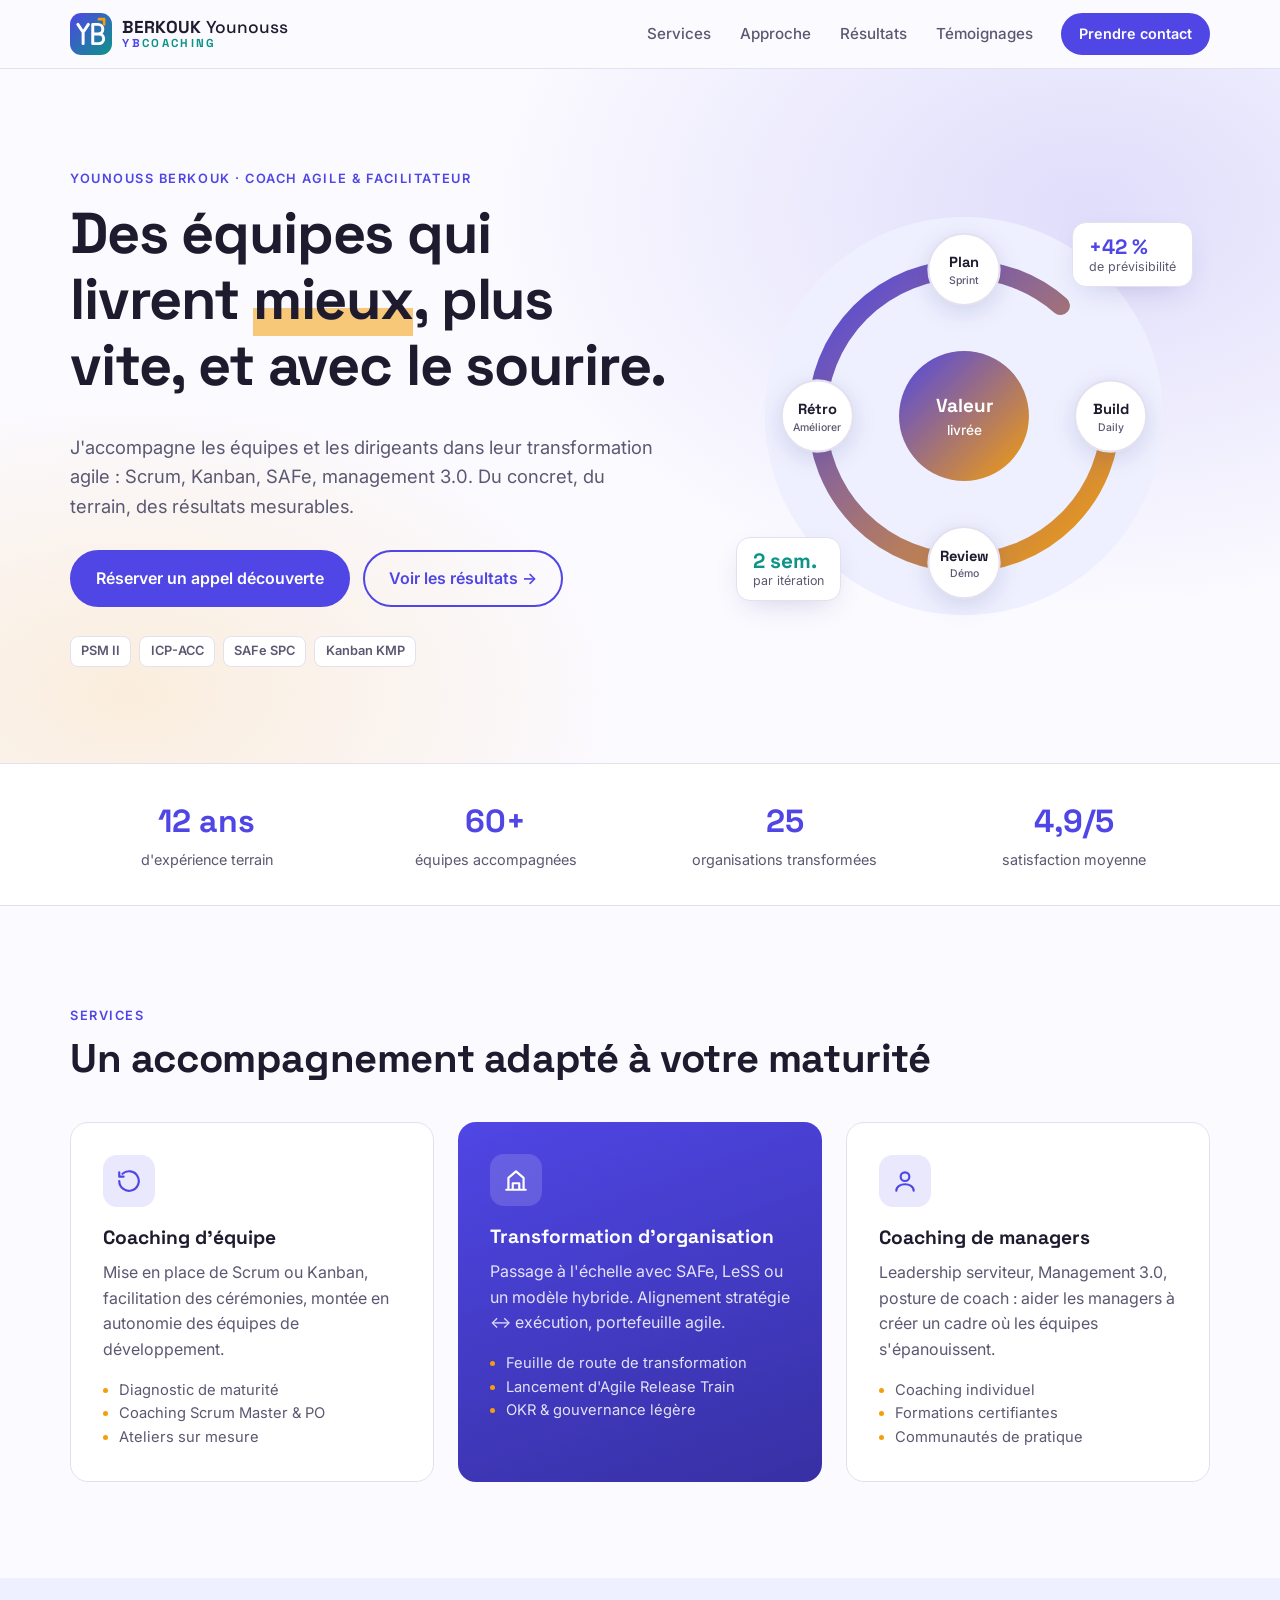
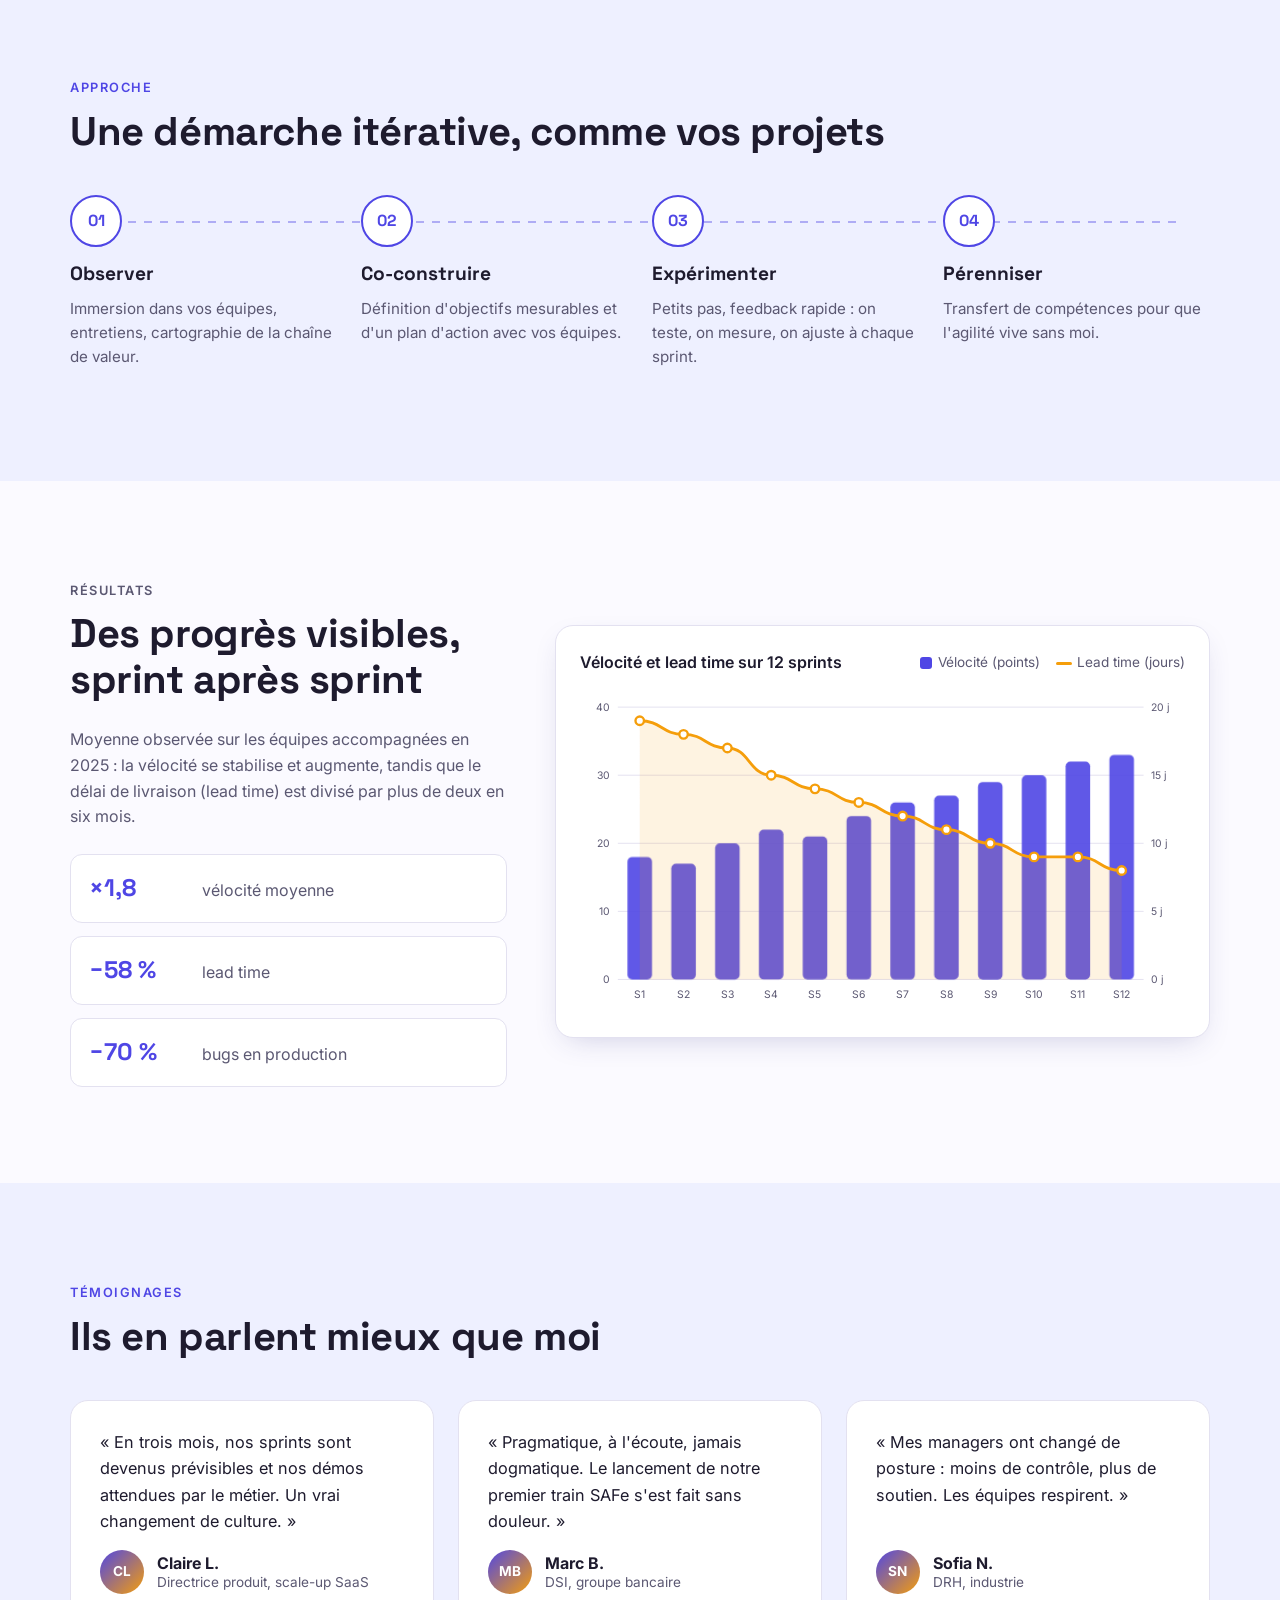
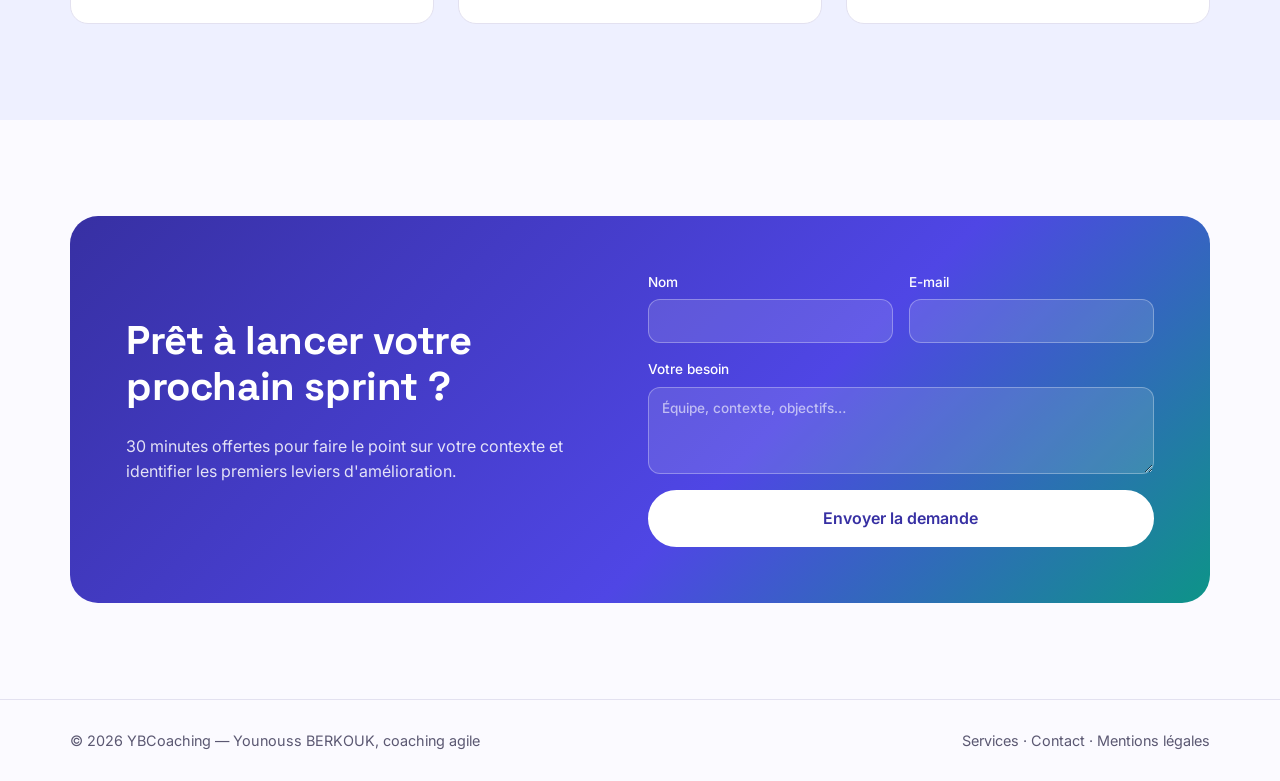
<file: index.html>
<!doctype html>
<html lang="fr">
<head>
  <meta charset="utf-8">
  <meta name="viewport" content="width=device-width, initial-scale=1">
  <title>YBCoaching — Younouss BERKOUK, Coach Agile</title>
  <meta name="description" content="Younouss BERKOUK (YBCoaching), coach agile certifié : accompagnement Scrum, Kanban, SAFe et transformation agile pour des équipes plus autonomes, plus rapides et plus sereines.">
  <link rel="preconnect" href="https://fonts.googleapis.com">
  <link rel="preconnect" href="https://fonts.gstatic.com" crossorigin>
  <link href="https://fonts.googleapis.com/css2?family=Inter:wght@400;500;600;700&family=Space+Grotesk:wght@500;700&display=swap" rel="stylesheet">
  <link rel="icon" href="assets/favicon.svg" type="image/svg+xml">
  <link rel="stylesheet" href="style.css">
</head>
<body>

  <!-- Navigation -->
  <header class="nav" id="top">
    <div class="container nav__inner">
      <a href="#top" class="logo" aria-label="BERKOUK Younouss — YBCoaching, accueil">
        <svg class="logo__mark" viewBox="0 0 48 48" width="42" height="42" aria-hidden="true">
          <defs>
            <linearGradient id="yb-grad" x1="0" y1="0" x2="1" y2="1">
              <stop offset="0" stop-color="var(--primary)"/>
              <stop offset="1" stop-color="var(--teal)"/>
            </linearGradient>
          </defs>
          <rect width="48" height="48" rx="13" fill="url(#yb-grad)"/>
          <path d="M9 13l6 9 6-9M15 22v13" fill="none" stroke="#fff" stroke-width="3.4" stroke-linecap="round" stroke-linejoin="round"/>
          <path d="M26 13v22h7a5.5 5.5 0 0 0 0-11h-7h6a5.5 5.5 0 0 0 0-11z" fill="none" stroke="#fff" stroke-width="3.4" stroke-linecap="round" stroke-linejoin="round"/>
          <path d="M33 7l6 0 0 6" fill="none" stroke="var(--accent)" stroke-width="3" stroke-linecap="round" stroke-linejoin="round"/>
        </svg>
        <span class="logo__text">
          <span class="logo__name"><strong>BERKOUK</strong> Younouss</span>
          <span class="logo__brand">YB<em>Coaching</em></span>
        </span>
      </a>
      <input type="checkbox" id="menu-toggle" class="nav__toggle" aria-label="Ouvrir le menu">
      <label for="menu-toggle" class="nav__burger" aria-hidden="true"><span></span></label>
      <nav class="nav__links">
        <a href="#services">Services</a>
        <a href="#approche">Approche</a>
        <a href="#resultats">Résultats</a>
        <a href="#temoignages">Témoignages</a>
        <a href="#contact" class="btn btn--small">Prendre contact</a>
      </nav>
    </div>
  </header>

  <!-- Hero -->
  <section class="hero">
    <div class="container hero__grid">
      <div class="hero__text">
        <p class="eyebrow">Younouss BERKOUK · Coach Agile &amp; Facilitateur</p>
        <h1>Des équipes qui livrent <span class="highlight">mieux</span>, plus vite, et avec le sourire.</h1>
        <p class="lead">J'accompagne les équipes et les dirigeants dans leur transformation agile : Scrum, Kanban, SAFe, management 3.0. Du concret, du terrain, des résultats mesurables.</p>
        <div class="hero__cta">
          <a href="#contact" class="btn">Réserver un appel découverte</a>
          <a href="#resultats" class="btn btn--ghost">Voir les résultats →</a>
        </div>
        <ul class="badges">
          <li>PSM II</li><li>ICP-ACC</li><li>SAFe SPC</li><li>Kanban KMP</li>
        </ul>
      </div>

      <!-- Illustration : boucle d'itération / sprint -->
      <div class="hero__visual" aria-hidden="true">
        <svg viewBox="0 0 420 420" class="sprint-loop">
          <defs>
            <linearGradient id="g1" x1="0" y1="0" x2="1" y2="1">
              <stop offset="0" stop-color="var(--primary)"/>
              <stop offset="1" stop-color="var(--accent)"/>
            </linearGradient>
          </defs>
          <circle cx="210" cy="210" r="190" fill="var(--surface-2)"/>
          <circle cx="210" cy="210" r="140" fill="none" stroke="url(#g1)" stroke-width="18" stroke-linecap="round" stroke-dasharray="760 120" class="spin"/>
          <g class="steps">
            <g transform="translate(210 70)"><circle r="34" fill="var(--surface)"/><text y="-2">Plan</text><text y="14" class="small">Sprint</text></g>
            <g transform="translate(350 210)"><circle r="34" fill="var(--surface)"/><text y="-2">Build</text><text y="14" class="small">Daily</text></g>
            <g transform="translate(210 350)"><circle r="34" fill="var(--surface)"/><text y="-2">Review</text><text y="14" class="small">Démo</text></g>
            <g transform="translate(70 210)"><circle r="34" fill="var(--surface)"/><text y="-2">Rétro</text><text y="14" class="small">Améliorer</text></g>
          </g>
          <g transform="translate(210 210)">
            <circle r="62" fill="url(#g1)"/>
            <text y="-4" class="center">Valeur</text>
            <text y="18" class="center center--small">livrée</text>
          </g>
        </svg>
        <div class="float-card float-card--a">
          <strong>+42 %</strong><span>de prévisibilité</span>
        </div>
        <div class="float-card float-card--b">
          <strong>2 sem.</strong><span>par itération</span>
        </div>
      </div>
    </div>
  </section>

  <!-- Logos / chiffres -->
  <section class="stats">
    <div class="container stats__grid">
      <div><strong>12 ans</strong><span>d'expérience terrain</span></div>
      <div><strong>60+</strong><span>équipes accompagnées</span></div>
      <div><strong>25</strong><span>organisations transformées</span></div>
      <div><strong>4,9/5</strong><span>satisfaction moyenne</span></div>
    </div>
  </section>

  <!-- Services -->
  <section class="section" id="services">
    <div class="container">
      <p class="eyebrow">Services</p>
      <h2>Un accompagnement adapté à votre maturité</h2>
      <div class="cards">
        <article class="card">
          <div class="card__icon">
            <svg viewBox="0 0 24 24"><path d="M3 12a9 9 0 1 0 3-6.7M3 4v4h4" /></svg>
          </div>
          <h3>Coaching d'équipe</h3>
          <p>Mise en place de Scrum ou Kanban, facilitation des cérémonies, montée en autonomie des équipes de développement.</p>
          <ul><li>Diagnostic de maturité</li><li>Coaching Scrum Master &amp; PO</li><li>Ateliers sur mesure</li></ul>
        </article>
        <article class="card card--featured">
          <div class="card__icon">
            <svg viewBox="0 0 24 24"><path d="M3 21h18M5 21V10l7-6 7 6v11M9 21v-6h6v6" /></svg>
          </div>
          <h3>Transformation d'organisation</h3>
          <p>Passage à l'échelle avec SAFe, LeSS ou un modèle hybride. Alignement stratégie ↔ exécution, portefeuille agile.</p>
          <ul><li>Feuille de route de transformation</li><li>Lancement d'Agile Release Train</li><li>OKR &amp; gouvernance légère</li></ul>
        </article>
        <article class="card">
          <div class="card__icon">
            <svg viewBox="0 0 24 24"><circle cx="12" cy="8" r="4"/><path d="M4 21c0-4 4-6 8-6s8 2 8 6" /></svg>
          </div>
          <h3>Coaching de managers</h3>
          <p>Leadership serviteur, Management 3.0, posture de coach : aider les managers à créer un cadre où les équipes s'épanouissent.</p>
          <ul><li>Coaching individuel</li><li>Formations certifiantes</li><li>Communautés de pratique</li></ul>
        </article>
      </div>
    </div>
  </section>

  <!-- Approche -->
  <section class="section section--alt" id="approche">
    <div class="container">
      <p class="eyebrow">Approche</p>
      <h2>Une démarche itérative, comme vos projets</h2>
      <ol class="timeline">
        <li><span class="timeline__num">01</span><h3>Observer</h3><p>Immersion dans vos équipes, entretiens, cartographie de la chaîne de valeur.</p></li>
        <li><span class="timeline__num">02</span><h3>Co-construire</h3><p>Définition d'objectifs mesurables et d'un plan d'action avec vos équipes.</p></li>
        <li><span class="timeline__num">03</span><h3>Expérimenter</h3><p>Petits pas, feedback rapide : on teste, on mesure, on ajuste à chaque sprint.</p></li>
        <li><span class="timeline__num">04</span><h3>Pérenniser</h3><p>Transfert de compétences pour que l'agilité vive sans moi.</p></li>
      </ol>
    </div>
  </section>

  <!-- Résultats : graphique -->
  <section class="section" id="resultats">
    <div class="container results">
      <div class="results__text">
        <p class="eyebrow">Résultats</p>
        <h2>Des progrès visibles, sprint après sprint</h2>
        <p>Moyenne observée sur les équipes accompagnées en 2025 : la vélocité se stabilise et augmente, tandis que le délai de livraison (lead time) est divisé par plus de deux en six mois.</p>
        <ul class="kpis">
          <li><strong>×1,8</strong><span>vélocité moyenne</span></li>
          <li><strong>−58 %</strong><span>lead time</span></li>
          <li><strong>−70 %</strong><span>bugs en production</span></li>
        </ul>
      </div>

      <figure class="chart" role="img" aria-labelledby="chart-title chart-desc">
        <figcaption>
          <span id="chart-title" class="chart__title">Vélocité et lead time sur 12 sprints</span>
          <span class="legend">
            <span class="legend__item"><i class="swatch swatch--bar"></i>Vélocité (points)</span>
            <span class="legend__item"><i class="swatch swatch--line"></i>Lead time (jours)</span>
          </span>
        </figcaption>
        <p id="chart-desc" class="sr-only">La vélocité passe de 18 à 33 points entre le sprint 1 et le sprint 12, tandis que le lead time baisse de 19 à 8 jours.</p>
        <div class="chart__canvas" id="chart"></div>
        <div class="chart__tooltip" id="tooltip" hidden></div>
      </figure>
    </div>
  </section>

  <!-- Témoignages -->
  <section class="section section--alt" id="temoignages">
    <div class="container">
      <p class="eyebrow">Témoignages</p>
      <h2>Ils en parlent mieux que moi</h2>
      <div class="quotes">
        <blockquote>
          <p>« En trois mois, nos sprints sont devenus prévisibles et nos démos attendues par le métier. Un vrai changement de culture. »</p>
          <footer><span class="avatar">CL</span><div><strong>Claire L.</strong><span>Directrice produit, scale-up SaaS</span></div></footer>
        </blockquote>
        <blockquote>
          <p>« Pragmatique, à l'écoute, jamais dogmatique. Le lancement de notre premier train SAFe s'est fait sans douleur. »</p>
          <footer><span class="avatar">MB</span><div><strong>Marc B.</strong><span>DSI, groupe bancaire</span></div></footer>
        </blockquote>
        <blockquote>
          <p>« Mes managers ont changé de posture : moins de contrôle, plus de soutien. Les équipes respirent. »</p>
          <footer><span class="avatar">SN</span><div><strong>Sofia N.</strong><span>DRH, industrie</span></div></footer>
        </blockquote>
      </div>
    </div>
  </section>

  <!-- CTA / Contact -->
  <section class="section" id="contact">
    <div class="container">
      <div class="cta">
        <div>
          <h2>Prêt à lancer votre prochain sprint ?</h2>
          <p>30 minutes offertes pour faire le point sur votre contexte et identifier les premiers leviers d'amélioration.</p>
        </div>
        <form class="form" id="contact-form" novalidate>
          <label>Nom<input type="text" name="nom" required maxlength="120" autocomplete="name"></label>
          <label>E-mail<input type="email" name="email" required maxlength="200" autocomplete="email"></label>
          <label class="form__full">Votre besoin<textarea name="message" rows="3" maxlength="5000" placeholder="Équipe, contexte, objectifs…"></textarea></label>
          <input type="text" name="website" class="form__hp" tabindex="-1" autocomplete="off" aria-hidden="true">
          <button class="btn btn--light form__full" type="submit">Envoyer la demande</button>
          <p class="form__status form__full" role="status" hidden></p>
        </form>
      </div>
    </div>
  </section>

  <footer class="footer">
    <div class="container footer__inner">
      <span>© 2026 YBCoaching — Younouss BERKOUK, coaching agile</span>
      <span><a href="#services">Services</a> · <a href="#contact">Contact</a> · <a href="#">Mentions légales</a></span>
    </div>
  </footer>

  <script src="chart.js"></script>
  <script src="contact.js"></script>
</body>
</html>
</file>
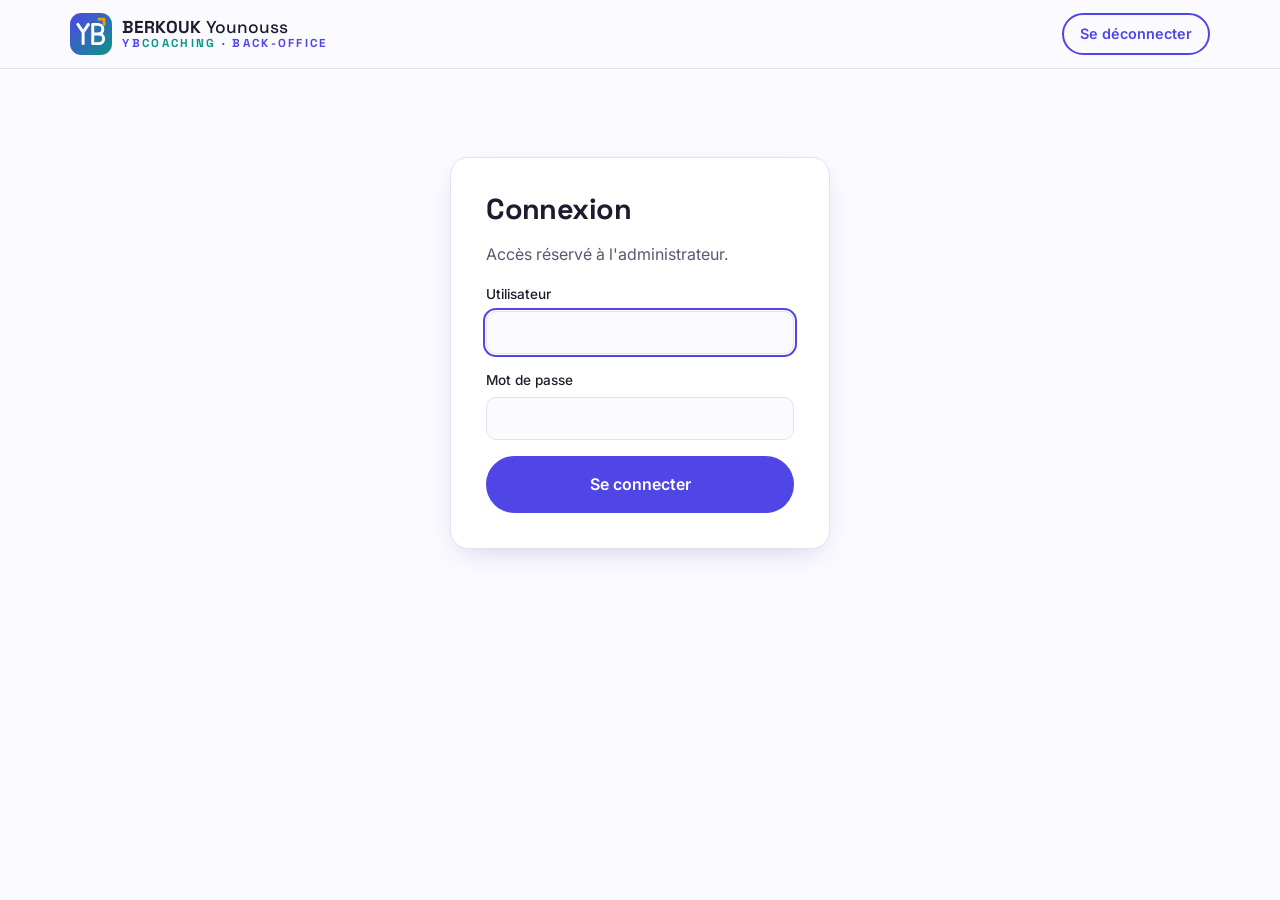
<file: admin/index.html>
<!doctype html>
<html lang="fr">
<head>
  <meta charset="utf-8">
  <meta name="viewport" content="width=device-width, initial-scale=1">
  <meta name="robots" content="noindex, nofollow">
  <title>Back-office YBCoaching</title>
  <link rel="icon" href="/assets/favicon.svg" type="image/svg+xml">
  <link rel="preconnect" href="https://fonts.googleapis.com">
  <link rel="preconnect" href="https://fonts.gstatic.com" crossorigin>
  <link href="https://fonts.googleapis.com/css2?family=Inter:wght@400;500;600;700&family=Space+Grotesk:wght@500;700&display=swap" rel="stylesheet">
  <link rel="stylesheet" href="/style.css">
  <link rel="stylesheet" href="/admin/admin.css">
</head>
<body class="admin">

  <header class="nav">
    <div class="container nav__inner">
      <a href="/admin/" class="logo" aria-label="Back-office YBCoaching">
        <img class="logo__mark" src="/assets/favicon.svg" width="42" height="42" alt="">
        <span class="logo__text">
          <span class="logo__name"><strong>BERKOUK</strong> Younouss</span>
          <span class="logo__brand">YB<em>Coaching</em> · Back-office</span>
        </span>
      </a>
      <button class="btn btn--small btn--ghost" id="logout" hidden>Se déconnecter</button>
    </div>
  </header>

  <!-- Connexion -->
  <main class="container" id="login-view">
    <form class="login" id="login-form">
      <h1>Connexion</h1>
      <p class="muted">Accès réservé à l'administrateur.</p>
      <label>Utilisateur<input name="user" required autocomplete="username" autofocus></label>
      <label>Mot de passe<input name="password" type="password" required autocomplete="current-password"></label>
      <button class="btn" type="submit">Se connecter</button>
      <p class="login__error" role="alert" hidden></p>
    </form>
  </main>

  <!-- Liste des contacts -->
  <main class="container" id="contacts-view" hidden>
    <div class="admin__head">
      <div>
        <p class="eyebrow">Back-office</p>
        <h1>Demandes de contact</h1>
      </div>
      <div class="admin__stats">
        <div><strong id="stat-total">0</strong><span>au total</span></div>
        <div><strong id="stat-unread">0</strong><span>non lues</span></div>
        <div><strong id="stat-week">0</strong><span>ces 7 jours</span></div>
      </div>
    </div>

    <div class="toolbar">
      <input type="search" id="search" placeholder="Rechercher un nom, un e-mail, un message…" aria-label="Rechercher">
      <label class="toolbar__check"><input type="checkbox" id="only-unread"> Non lues uniquement</label>
      <button class="btn btn--small btn--ghost" id="refresh">Actualiser</button>
      <button class="btn btn--small" id="export">Exporter CSV</button>
    </div>

    <p class="notice" id="storage-notice" hidden>
      Stockage temporaire actif : les contacts ne sont pas conservés durablement.
      Connectez une base Upstash Redis au projet Vercel (voir le README).
    </p>

    <div class="table-wrap">
      <table class="contacts">
        <thead>
          <tr><th>Date</th><th>Nom</th><th>E-mail</th><th>Message</th><th><span class="sr-only">Actions</span></th></tr>
        </thead>
        <tbody id="rows"></tbody>
      </table>
      <p class="empty" id="empty" hidden>Aucune demande pour le moment.</p>
    </div>
  </main>

  <script src="/admin/admin.js"></script>
</body>
</html>
</file>
<file: style.css>
:root {
  --primary: #4f46e5;
  --primary-dark: #3730a3;
  --accent: #f59e0b;
  --teal: #0d9488;
  --text: #1e1b2e;
  --muted: #5b5872;
  --bg: #fbfaff;
  --surface: #ffffff;
  --surface-2: #eef0ff;
  --border: #e3e1f0;
  --radius: 18px;
  --shadow: 0 10px 30px -12px rgba(49, 46, 129, .25);
}

@media (prefers-color-scheme: dark) {
  :root {
    --primary: #818cf8;
    --primary-dark: #6366f1;
    --accent: #fbbf24;
    --teal: #2dd4bf;
    --text: #ecebf5;
    --muted: #a5a3bd;
    --bg: #0f0e17;
    --surface: #1a1926;
    --surface-2: #22213a;
    --border: #2e2c45;
    --shadow: 0 10px 30px -12px rgba(0, 0, 0, .6);
  }
}

* { box-sizing: border-box; }
html { scroll-behavior: smooth; }
body {
  margin: 0;
  font-family: "Inter", system-ui, sans-serif;
  color: var(--text);
  background: var(--bg);
  line-height: 1.6;
  -webkit-font-smoothing: antialiased;
}
h1, h2, h3 { font-family: "Space Grotesk", "Inter", sans-serif; line-height: 1.15; margin: 0 0 .6em; }
h1 { font-size: clamp(2.2rem, 5vw, 3.6rem); letter-spacing: -.02em; }
h2 { font-size: clamp(1.7rem, 3.5vw, 2.5rem); letter-spacing: -.01em; }
h3 { font-size: 1.2rem; }
p { margin: 0 0 1em; }
a { color: inherit; }
.container { width: min(1140px, 100% - 32px); margin-inline: auto; }
.sr-only { position: absolute; width: 1px; height: 1px; overflow: hidden; clip: rect(0 0 0 0); }

.eyebrow {
  display: inline-block; font-size: .8rem; font-weight: 600; text-transform: uppercase;
  letter-spacing: .12em; color: var(--primary); margin-bottom: .8em;
}
.highlight {
  background: linear-gradient(transparent 62%, color-mix(in srgb, var(--accent) 55%, transparent) 62%);
}
.lead { font-size: 1.15rem; color: var(--muted); max-width: 34em; }

/* Buttons */
.btn {
  display: inline-block; padding: .85em 1.5em; border-radius: 999px; font-weight: 600;
  text-decoration: none; background: var(--primary); color: #fff; border: 2px solid var(--primary);
  transition: transform .15s, box-shadow .15s, background .15s; cursor: pointer; font: inherit; font-weight: 600;
}
.btn:hover { transform: translateY(-2px); box-shadow: var(--shadow); }
.btn--ghost { background: transparent; color: var(--primary); }
.btn--small { padding: .5em 1.1em; font-size: .9rem; }
.btn--light { background: #fff; color: var(--primary-dark); border-color: #fff; }

/* Nav */
.nav {
  position: sticky; top: 0; z-index: 50;
  background: color-mix(in srgb, var(--bg) 82%, transparent);
  backdrop-filter: blur(12px); border-bottom: 1px solid var(--border);
}
.nav__inner { display: flex; align-items: center; justify-content: space-between; height: 68px; }
.logo { display: flex; align-items: center; gap: .65em; text-decoration: none; font-family: "Space Grotesk", "Inter", sans-serif; }
.logo__mark { flex: none; transition: transform .2s; }
.logo:hover .logo__mark { transform: rotate(-6deg) scale(1.05); }
.logo__text { display: flex; flex-direction: column; line-height: 1.1; }
.logo__name { font-size: 1.08rem; font-weight: 500; color: var(--text); white-space: nowrap; }
.logo__name strong { font-weight: 700; letter-spacing: .02em; }
.logo__brand { font-size: .72rem; font-weight: 700; letter-spacing: .2em; text-transform: uppercase; color: var(--primary); }
.logo__brand em { font-style: normal; color: var(--teal); }
.nav__links { display: flex; align-items: center; gap: 1.8rem; }
.nav__links a:not(.btn) { text-decoration: none; color: var(--muted); font-weight: 500; font-size: .95rem; }
.nav__links a:not(.btn):hover { color: var(--primary); }
.nav__toggle, .nav__burger { display: none; }

@media (max-width: 820px) {
  .nav__burger { display: block; width: 28px; height: 20px; position: relative; cursor: pointer; }
  .nav__burger span, .nav__burger::before, .nav__burger::after {
    content: ""; position: absolute; left: 0; right: 0; height: 2px; background: var(--text); border-radius: 2px;
  }
  .nav__burger::before { top: 0; } .nav__burger span { top: 9px; } .nav__burger::after { bottom: 0; }
  .nav__links {
    display: none; position: absolute; top: 68px; left: 0; right: 0; flex-direction: column;
    padding: 1.2rem 16px 1.6rem; background: var(--bg); border-bottom: 1px solid var(--border); gap: 1.1rem;
  }
  .nav__toggle:checked ~ .nav__links { display: flex; }
}

/* Hero */
.hero {
  padding: clamp(3rem, 8vw, 6rem) 0;
  background:
    radial-gradient(600px 400px at 85% 20%, color-mix(in srgb, var(--primary) 16%, transparent), transparent),
    radial-gradient(500px 300px at 10% 90%, color-mix(in srgb, var(--accent) 14%, transparent), transparent);
  overflow: hidden;
}
.hero__grid { display: grid; grid-template-columns: 1.1fr .9fr; gap: 3rem; align-items: center; }
.hero__cta { display: flex; flex-wrap: wrap; gap: .8rem; margin: 1.8rem 0; }
.badges { display: flex; flex-wrap: wrap; gap: .5rem; list-style: none; padding: 0; margin: 0; }
.badges li {
  font-size: .8rem; font-weight: 600; padding: .35em .8em; border-radius: 8px;
  background: var(--surface); border: 1px solid var(--border); color: var(--muted);
}
.hero__visual { position: relative; max-width: 440px; margin-inline: auto; width: 100%; }
.sprint-loop { width: 100%; height: auto; display: block; }
.sprint-loop text { text-anchor: middle; font-family: "Space Grotesk"; font-weight: 700; font-size: 14px; fill: var(--text); }
.sprint-loop text.small { font-family: "Inter"; font-weight: 500; font-size: 10px; fill: var(--muted); }
.sprint-loop .steps circle { stroke: var(--border); stroke-width: 2; filter: drop-shadow(0 6px 10px rgba(49,46,129,.15)); }
.sprint-loop text.center { fill: #fff; font-size: 18px; }
.sprint-loop text.center--small { font-size: 13px; font-weight: 500; font-family: "Inter"; }
.spin { transform-origin: 210px 210px; animation: spin 18s linear infinite; }
@keyframes spin { to { transform: rotate(360deg); } }
@media (prefers-reduced-motion: reduce) { .spin { animation: none; } html { scroll-behavior: auto; } }

.float-card {
  position: absolute; background: var(--surface); border: 1px solid var(--border); border-radius: 14px;
  padding: .7rem 1rem; box-shadow: var(--shadow); display: flex; flex-direction: column; line-height: 1.2;
}
.float-card strong { font-family: "Space Grotesk"; font-size: 1.3rem; color: var(--primary); }
.float-card span { font-size: .78rem; color: var(--muted); }
.float-card--a { top: 6%; right: -2%; }
.float-card--b { bottom: 8%; left: -2%; }
.float-card--b strong { color: var(--teal); }

/* Stats */
.stats { border-block: 1px solid var(--border); background: var(--surface); }
.stats__grid { display: grid; grid-template-columns: repeat(4, 1fr); text-align: center; padding: 2rem 0; gap: 1rem; }
.stats strong { display: block; font-family: "Space Grotesk"; font-size: 2rem; color: var(--primary); }
.stats span { color: var(--muted); font-size: .9rem; }

/* Sections */
.section { padding: clamp(3.5rem, 8vw, 6rem) 0; }
.section--alt { background: var(--surface-2); }

.cards { display: grid; grid-template-columns: repeat(3, 1fr); gap: 1.5rem; margin-top: 2.5rem; }
.card {
  background: var(--surface); border: 1px solid var(--border); border-radius: var(--radius);
  padding: 2rem; transition: transform .2s, box-shadow .2s;
}
.card:hover { transform: translateY(-4px); box-shadow: var(--shadow); }
.card p { color: var(--muted); }
.card ul { padding-left: 1.1em; margin: 0; color: var(--muted); font-size: .92rem; }
.card li::marker { color: var(--accent); }
.card__icon {
  width: 52px; height: 52px; border-radius: 14px; display: grid; place-items: center; margin-bottom: 1.2rem;
  background: color-mix(in srgb, var(--primary) 12%, transparent); color: var(--primary);
}
.card__icon svg { width: 26px; height: 26px; fill: none; stroke: currentColor; stroke-width: 2; stroke-linecap: round; stroke-linejoin: round; }
.card--featured { background: linear-gradient(160deg, var(--primary), var(--primary-dark)); color: #fff; border: none; }
.card--featured p, .card--featured ul { color: rgba(255,255,255,.85); }
.card--featured .card__icon { background: rgba(255,255,255,.15); color: #fff; }

.timeline { list-style: none; padding: 0; margin: 2.5rem 0 0; display: grid; grid-template-columns: repeat(4, 1fr); gap: 1.5rem; counter-reset: s; position: relative; }
.timeline::before {
  content: ""; position: absolute; top: 26px; left: 26px; right: 26px; height: 2px;
  background: repeating-linear-gradient(90deg, var(--primary) 0 8px, transparent 8px 16px); opacity: .4;
}
.timeline li { position: relative; }
.timeline__num {
  display: grid; place-items: center; width: 52px; height: 52px; border-radius: 50%;
  background: var(--surface); border: 2px solid var(--primary); color: var(--primary);
  font-family: "Space Grotesk"; font-weight: 700; margin-bottom: 1rem; position: relative;
}
.timeline p { color: var(--muted); font-size: .95rem; }

/* Results / chart */
.results { display: grid; grid-template-columns: .8fr 1.2fr; gap: 3rem; align-items: center; }
.results__text > p { color: var(--muted); }
.kpis { list-style: none; padding: 0; margin: 1.5rem 0 0; display: grid; gap: .8rem; }
.kpis li { display: flex; align-items: baseline; gap: .8rem; padding: .9rem 1.1rem; background: var(--surface); border: 1px solid var(--border); border-radius: 12px; }
.kpis strong { font-family: "Space Grotesk"; font-size: 1.5rem; color: var(--primary); min-width: 4.2em; }
.kpis span { color: var(--muted); }

.chart {
  margin: 0; background: var(--surface); border: 1px solid var(--border); border-radius: var(--radius);
  padding: 1.5rem; box-shadow: var(--shadow); position: relative;
}
.chart figcaption { display: flex; flex-wrap: wrap; justify-content: space-between; gap: .6rem 1rem; margin-bottom: 1rem; }
.chart__title { font-weight: 600; }
.legend { display: flex; gap: 1rem; font-size: .85rem; color: var(--muted); }
.legend__item { display: inline-flex; align-items: center; gap: .4em; }
.swatch { display: inline-block; width: 12px; height: 12px; border-radius: 3px; }
.swatch--bar { background: var(--primary); }
.swatch--line { background: var(--accent); height: 3px; width: 16px; border-radius: 2px; }
.chart__canvas svg { width: 100%; height: auto; display: block; overflow: visible; }
.chart__canvas .grid line { stroke: var(--border); }
.chart__canvas .axis text { fill: var(--muted); font-size: 11px; font-family: "Inter"; }
.chart__canvas .bar { fill: var(--primary); opacity: .9; transition: opacity .15s; }
.chart__canvas .bar.is-dim { opacity: .35; }
.chart__canvas .line { fill: none; stroke: var(--accent); stroke-width: 3; stroke-linecap: round; stroke-linejoin: round; }
.chart__canvas .area { fill: var(--accent); opacity: .12; }
.chart__canvas .dot { fill: var(--surface); stroke: var(--accent); stroke-width: 2.5; }
.chart__canvas .hit { fill: transparent; cursor: pointer; }
.chart__tooltip {
  position: absolute; pointer-events: none; background: var(--text); color: var(--bg);
  font-size: .82rem; padding: .5rem .7rem; border-radius: 8px; line-height: 1.4; white-space: nowrap;
  transform: translate(-50%, -110%);
}
.bar-grow { transform-box: fill-box; transform-origin: bottom; animation: grow .8s cubic-bezier(.2,.8,.2,1) both; }
@keyframes grow { from { transform: scaleY(0); } }
.line-draw { stroke-dasharray: 2000; stroke-dashoffset: 2000; animation: draw 1.6s .4s ease forwards; }
@keyframes draw { to { stroke-dashoffset: 0; } }
@media (prefers-reduced-motion: reduce) { .bar-grow, .line-draw { animation: none; stroke-dashoffset: 0; } }

/* Quotes */
.quotes { display: grid; grid-template-columns: repeat(3, 1fr); gap: 1.5rem; margin-top: 2.5rem; }
blockquote {
  margin: 0; background: var(--surface); border-radius: var(--radius); padding: 1.8rem;
  border: 1px solid var(--border); display: flex; flex-direction: column; justify-content: space-between;
}
blockquote p { font-size: 1.02rem; }
blockquote footer { display: flex; align-items: center; gap: .8rem; }
blockquote footer div { display: flex; flex-direction: column; line-height: 1.3; }
blockquote footer span:not(.avatar) { font-size: .85rem; color: var(--muted); }
.avatar {
  width: 44px; height: 44px; border-radius: 50%; display: grid; place-items: center; flex-shrink: 0;
  background: linear-gradient(135deg, var(--primary), var(--accent)); color: #fff; font-weight: 700; font-size: .85rem;
}

/* CTA */
.cta {
  display: grid; grid-template-columns: 1fr 1fr; gap: 2.5rem; align-items: center;
  background: linear-gradient(135deg, var(--primary-dark), var(--primary) 60%, var(--teal));
  color: #fff; border-radius: 28px; padding: clamp(2rem, 5vw, 3.5rem);
}
.cta p { color: rgba(255,255,255,.85); }
.form { display: grid; grid-template-columns: 1fr 1fr; gap: 1rem; }
.form__full { grid-column: 1 / -1; }
.form label { display: flex; flex-direction: column; gap: .35rem; font-size: .85rem; font-weight: 500; }
.form input, .form textarea {
  font: inherit; padding: .75em 1em; border-radius: 12px; border: 1px solid rgba(255,255,255,.3);
  background: rgba(255,255,255,.12); color: #fff; resize: vertical;
}
.form input::placeholder, .form textarea::placeholder { color: rgba(255,255,255,.6); }
.form input:focus, .form textarea:focus { outline: 2px solid #fff; outline-offset: 1px; }
.form__status { margin: 0; font-weight: 600; }
.form__status--error { color: #fecaca; }
.form__hp { position: absolute; left: -9999px; width: 1px; height: 1px; opacity: 0; }
.form button[disabled] { opacity: .7; cursor: wait; }

.footer { border-top: 1px solid var(--border); padding: 1.8rem 0; color: var(--muted); font-size: .9rem; }
.footer__inner { display: flex; flex-wrap: wrap; justify-content: space-between; gap: 1rem; }
.footer a { text-decoration: none; }
.footer a:hover { color: var(--primary); }

/* Responsive */
@media (max-width: 960px) {
  .hero__grid, .results, .cta { grid-template-columns: 1fr; }
  .cards, .quotes { grid-template-columns: 1fr; }
  .timeline { grid-template-columns: repeat(2, 1fr); }
  .timeline::before { display: none; }
  .stats__grid { grid-template-columns: repeat(2, 1fr); }
}
@media (max-width: 520px) {
  .timeline, .form { grid-template-columns: 1fr; }
  .float-card--a { right: 0; } .float-card--b { left: 0; }
}
</file>
<file: admin/admin.css>
.admin main { padding: 2.5rem 0 4rem; }
.muted { color: var(--muted); }

.login {
  max-width: 380px; margin: 3rem auto; padding: 2.2rem; display: flex; flex-direction: column; gap: 1rem;
  background: var(--surface); border: 1px solid var(--border); border-radius: var(--radius); box-shadow: var(--shadow);
}
.login h1 { font-size: 1.8rem; margin: 0; }
.login p { margin: 0; }
.login label, .toolbar input[type="search"] { display: flex; flex-direction: column; gap: .35rem; font-size: .85rem; font-weight: 500; }
.login input, .toolbar input[type="search"] {
  font: inherit; padding: .7em .9em; border-radius: 10px; border: 1px solid var(--border);
  background: var(--bg); color: var(--text);
}
.login input:focus, .toolbar input:focus { outline: 2px solid var(--primary); outline-offset: 1px; }
.login__error { color: #dc2626; font-weight: 600; }

.admin__head { display: flex; flex-wrap: wrap; justify-content: space-between; align-items: end; gap: 1.5rem; margin-bottom: 1.5rem; }
.admin__head h1 { font-size: clamp(1.7rem, 3.5vw, 2.3rem); margin: 0; }
.admin__stats { display: flex; gap: 1rem; }
.admin__stats div {
  display: flex; flex-direction: column; min-width: 96px; padding: .8rem 1rem;
  background: var(--surface); border: 1px solid var(--border); border-radius: 14px;
}
.admin__stats strong { font-family: "Space Grotesk", sans-serif; font-size: 1.6rem; color: var(--primary); line-height: 1.1; }
.admin__stats span { font-size: .8rem; color: var(--muted); }

.toolbar { display: flex; flex-wrap: wrap; align-items: center; gap: .8rem; margin-bottom: 1rem; }
.toolbar input[type="search"] { flex: 1 1 260px; }
.toolbar__check { display: flex; align-items: center; gap: .4rem; font-size: .9rem; color: var(--muted); }

.notice {
  padding: .8rem 1rem; border-radius: 12px; font-size: .9rem;
  background: color-mix(in srgb, var(--accent) 18%, transparent); border: 1px solid color-mix(in srgb, var(--accent) 50%, transparent);
}

.table-wrap { background: var(--surface); border: 1px solid var(--border); border-radius: var(--radius); overflow-x: auto; }
.contacts { width: 100%; border-collapse: collapse; font-size: .92rem; }
.contacts th, .contacts td { text-align: left; padding: .85rem 1rem; border-bottom: 1px solid var(--border); vertical-align: top; }
.contacts th { font-size: .75rem; text-transform: uppercase; letter-spacing: .08em; color: var(--muted); background: var(--surface-2); }
.contacts tr:last-child td { border-bottom: 0; }
.contacts td.date { white-space: nowrap; color: var(--muted); }
.contacts td.msg { max-width: 420px; white-space: pre-wrap; word-break: break-word; }
.contacts a { color: var(--primary); }
.contacts tr.unread td:first-child { box-shadow: inset 4px 0 0 var(--accent); }
.contacts tr.unread .name { font-weight: 700; }
.contacts .actions { white-space: nowrap; text-align: right; }
.icon-btn {
  font: inherit; font-size: .8rem; padding: .35em .7em; margin-left: .3rem; border-radius: 8px; cursor: pointer;
  border: 1px solid var(--border); background: var(--bg); color: var(--text);
}
.icon-btn:hover { border-color: var(--primary); color: var(--primary); }
.icon-btn--danger:hover { border-color: #dc2626; color: #dc2626; }
.empty { padding: 2rem; text-align: center; color: var(--muted); margin: 0; }

@media (max-width: 720px) {
  .contacts thead { display: none; }
  .contacts tr { display: block; padding: .8rem 0; border-bottom: 1px solid var(--border); }
  .contacts td { display: block; border: 0; padding: .2rem 1rem; }
  .contacts .actions { text-align: left; padding-top: .5rem; }
  .icon-btn { margin: 0 .3rem 0 0; }
  .logo__name { font-size: .95rem; }
}
</file>
